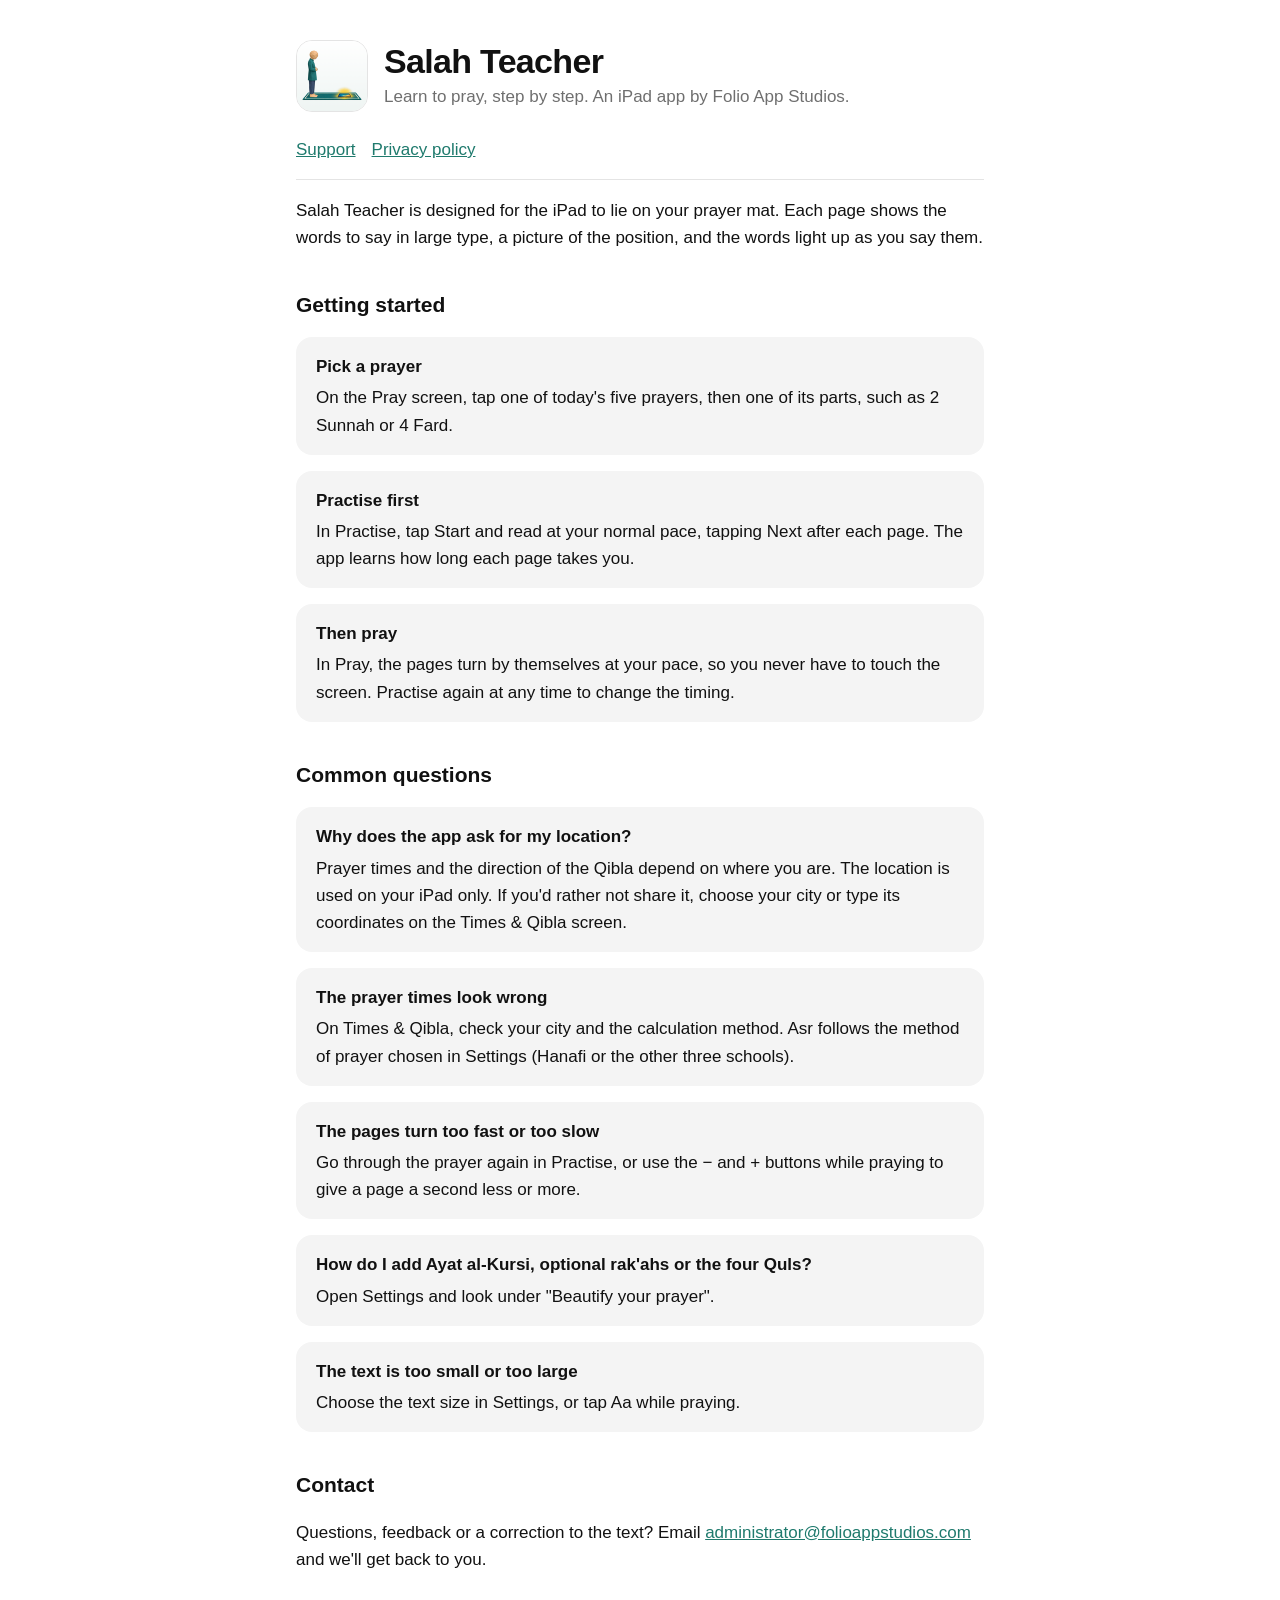
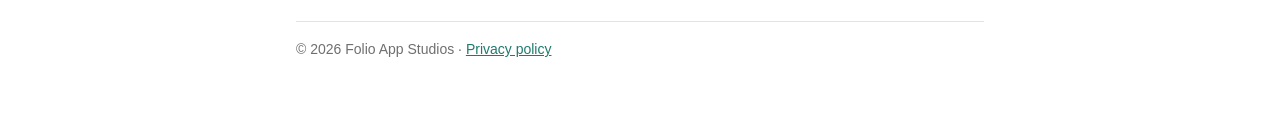
<file: index.html>
<!doctype html>
<html lang="en">
<head>
  <meta charset="utf-8">
  <meta name="viewport" content="width=device-width, initial-scale=1">
  <title>Salah Teacher – Support</title>
  <meta name="description" content="Help and support for Salah Teacher, the iPad app that teaches you to pray salah on your prayer mat.">
  <link rel="icon" href="icon.png">
  <link rel="stylesheet" href="style.css">
</head>
<body>
<main>
  <header>
    <img src="icon.png" alt="">
    <div>
      <h1>Salah Teacher</h1>
      <p class="sub">Learn to pray, step by step. An iPad app by Folio App Studios.</p>
    </div>
  </header>
  <nav><a href="./">Support</a><a href="privacy.html">Privacy policy</a></nav>

  <p>Salah Teacher is designed for the iPad to lie on your prayer mat. Each page shows the words to say in large type, a picture of the position, and the words light up as you say them.</p>

  <h2>Getting started</h2>
  <div class="card"><strong>Pick a prayer</strong>On the Pray screen, tap one of today's five prayers, then one of its parts, such as 2 Sunnah or 4 Fard.</div>
  <div class="card"><strong>Practise first</strong>In Practise, tap Start and read at your normal pace, tapping Next after each page. The app learns how long each page takes you.</div>
  <div class="card"><strong>Then pray</strong>In Pray, the pages turn by themselves at your pace, so you never have to touch the screen. Practise again at any time to change the timing.</div>

  <h2>Common questions</h2>
  <div class="card"><strong>Why does the app ask for my location?</strong>Prayer times and the direction of the Qibla depend on where you are. The location is used on your iPad only. If you'd rather not share it, choose your city or type its coordinates on the Times &amp; Qibla screen.</div>
  <div class="card"><strong>The prayer times look wrong</strong>On Times &amp; Qibla, check your city and the calculation method. Asr follows the method of prayer chosen in Settings (Hanafi or the other three schools).</div>
  <div class="card"><strong>The pages turn too fast or too slow</strong>Go through the prayer again in Practise, or use the − and + buttons while praying to give a page a second less or more.</div>
  <div class="card"><strong>How do I add Ayat al-Kursi, optional rak'ahs or the four Quls?</strong>Open Settings and look under "Beautify your prayer".</div>
  <div class="card"><strong>The text is too small or too large</strong>Choose the text size in Settings, or tap Aa while praying.</div>

  <h2>Contact</h2>
  <p>Questions, feedback or a correction to the text? Email <a href="mailto:administrator@folioappstudios.com">administrator@folioappstudios.com</a> and we'll get back to you.</p>

  <footer>© 2026 Folio App Studios · <a href="privacy.html">Privacy policy</a></footer>
</main>
</body>
</html>
</file>
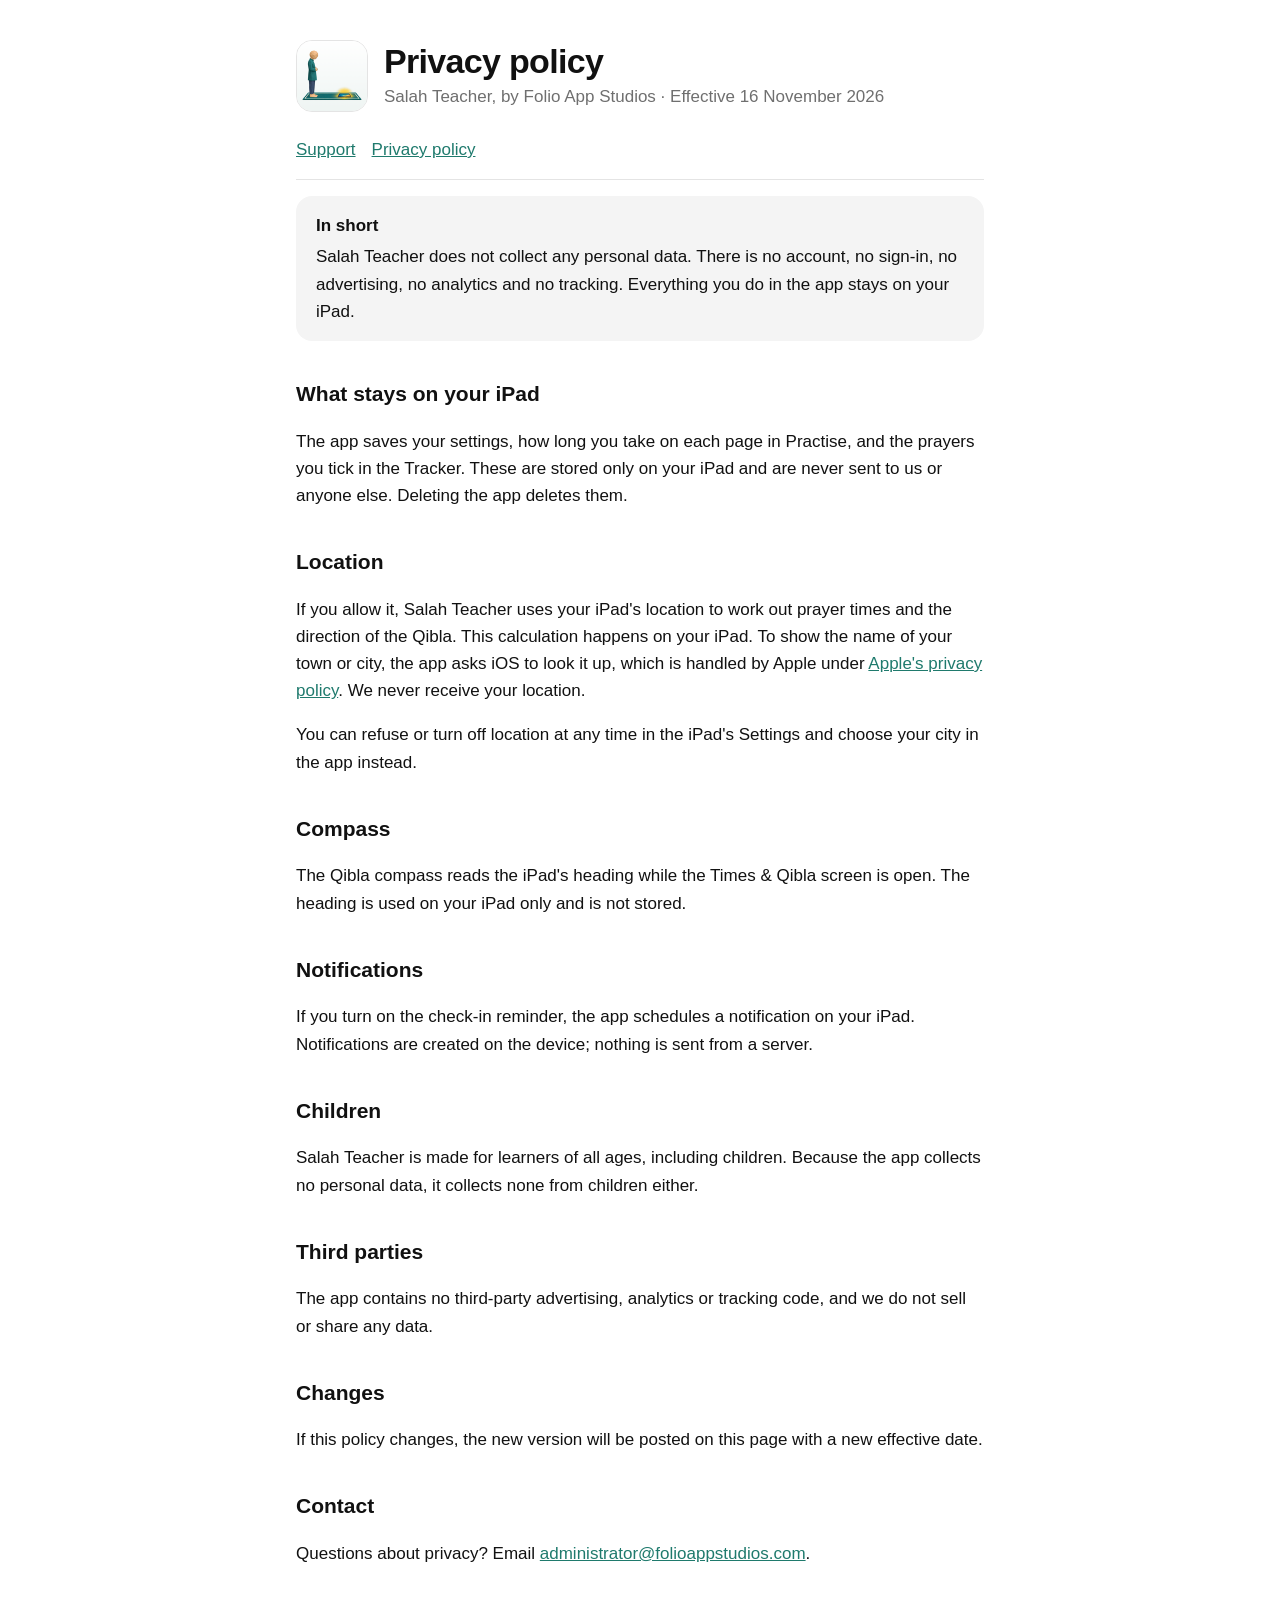
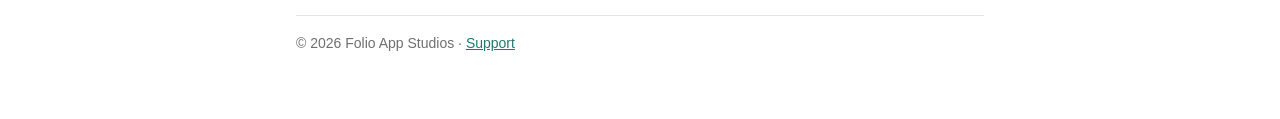
<file: privacy.html>
<!doctype html>
<html lang="en">
<head>
  <meta charset="utf-8">
  <meta name="viewport" content="width=device-width, initial-scale=1">
  <title>Salah Teacher – Privacy Policy</title>
  <meta name="description" content="Privacy policy for Salah Teacher. Everything stays on your iPad.">
  <link rel="icon" href="icon.png">
  <link rel="stylesheet" href="style.css">
</head>
<body>
<main>
  <header>
    <img src="icon.png" alt="">
    <div>
      <h1>Privacy policy</h1>
      <p class="sub">Salah Teacher, by Folio App Studios · Effective 16 November 2026</p>
    </div>
  </header>
  <nav><a href="./">Support</a><a href="privacy.html">Privacy policy</a></nav>

  <div class="card"><strong>In short</strong>Salah Teacher does not collect any personal data. There is no account, no sign-in, no advertising, no analytics and no tracking. Everything you do in the app stays on your iPad.</div>

  <h2>What stays on your iPad</h2>
  <p>The app saves your settings, how long you take on each page in Practise, and the prayers you tick in the Tracker. These are stored only on your iPad and are never sent to us or anyone else. Deleting the app deletes them.</p>

  <h2>Location</h2>
  <p>If you allow it, Salah Teacher uses your iPad's location to work out prayer times and the direction of the Qibla. This calculation happens on your iPad. To show the name of your town or city, the app asks iOS to look it up, which is handled by Apple under <a href="https://www.apple.com/legal/privacy/">Apple's privacy policy</a>. We never receive your location.</p>
  <p>You can refuse or turn off location at any time in the iPad's Settings and choose your city in the app instead.</p>

  <h2>Compass</h2>
  <p>The Qibla compass reads the iPad's heading while the Times &amp; Qibla screen is open. The heading is used on your iPad only and is not stored.</p>

  <h2>Notifications</h2>
  <p>If you turn on the check-in reminder, the app schedules a notification on your iPad. Notifications are created on the device; nothing is sent from a server.</p>

  <h2>Children</h2>
  <p>Salah Teacher is made for learners of all ages, including children. Because the app collects no personal data, it collects none from children either.</p>

  <h2>Third parties</h2>
  <p>The app contains no third-party advertising, analytics or tracking code, and we do not sell or share any data.</p>

  <h2>Changes</h2>
  <p>If this policy changes, the new version will be posted on this page with a new effective date.</p>

  <h2>Contact</h2>
  <p>Questions about privacy? Email <a href="mailto:administrator@folioappstudios.com">administrator@folioappstudios.com</a>.</p>

  <footer>© 2026 Folio App Studios · <a href="./">Support</a></footer>
</main>
</body>
</html>
</file>
<file: style.css>
:root {
  --bg: #ffffff;
  --fg: #111111;
  --muted: #6f6f6f;
  --line: #e4e4e4;
  --surface: #f4f4f4;
  --accent: #ffd60a;
  --teal: #1f7a6d;
}
@media (prefers-color-scheme: dark) {
  :root {
    --bg: #000000;
    --fg: #f2f2f2;
    --muted: #9a9a9a;
    --line: #262626;
    --surface: #121212;
    --teal: #4fb3a4;
  }
}
* { box-sizing: border-box; }
body {
  margin: 0;
  background: var(--bg);
  color: var(--fg);
  font: 17px/1.6 -apple-system, BlinkMacSystemFont, "Segoe UI", Roboto, Helvetica, Arial, sans-serif;
}
main { max-width: 720px; margin: 0 auto; padding: 40px 16px 64px; }
header { display: flex; align-items: center; gap: 16px; margin-bottom: 8px; }
header img { width: 72px; height: 72px; border-radius: 16px; border: 1px solid var(--line); }
h1 { font-size: 34px; line-height: 1.15; margin: 0; letter-spacing: -0.02em; }
.sub { color: var(--muted); margin: 2px 0 0; }
h2 { font-size: 21px; margin: 36px 0 8px; }
p, li { color: var(--fg); }
.muted { color: var(--muted); }
a { color: var(--teal); }
nav { display: flex; gap: 16px; margin: 24px 0 8px; padding-bottom: 16px; border-bottom: 1px solid var(--line); }
.card { background: var(--surface); border-radius: 16px; padding: 16px 20px; margin: 16px 0; }
.card strong { display: block; margin-bottom: 4px; }
footer { margin-top: 48px; padding-top: 16px; border-top: 1px solid var(--line); color: var(--muted); font-size: 14px; }
</file>
